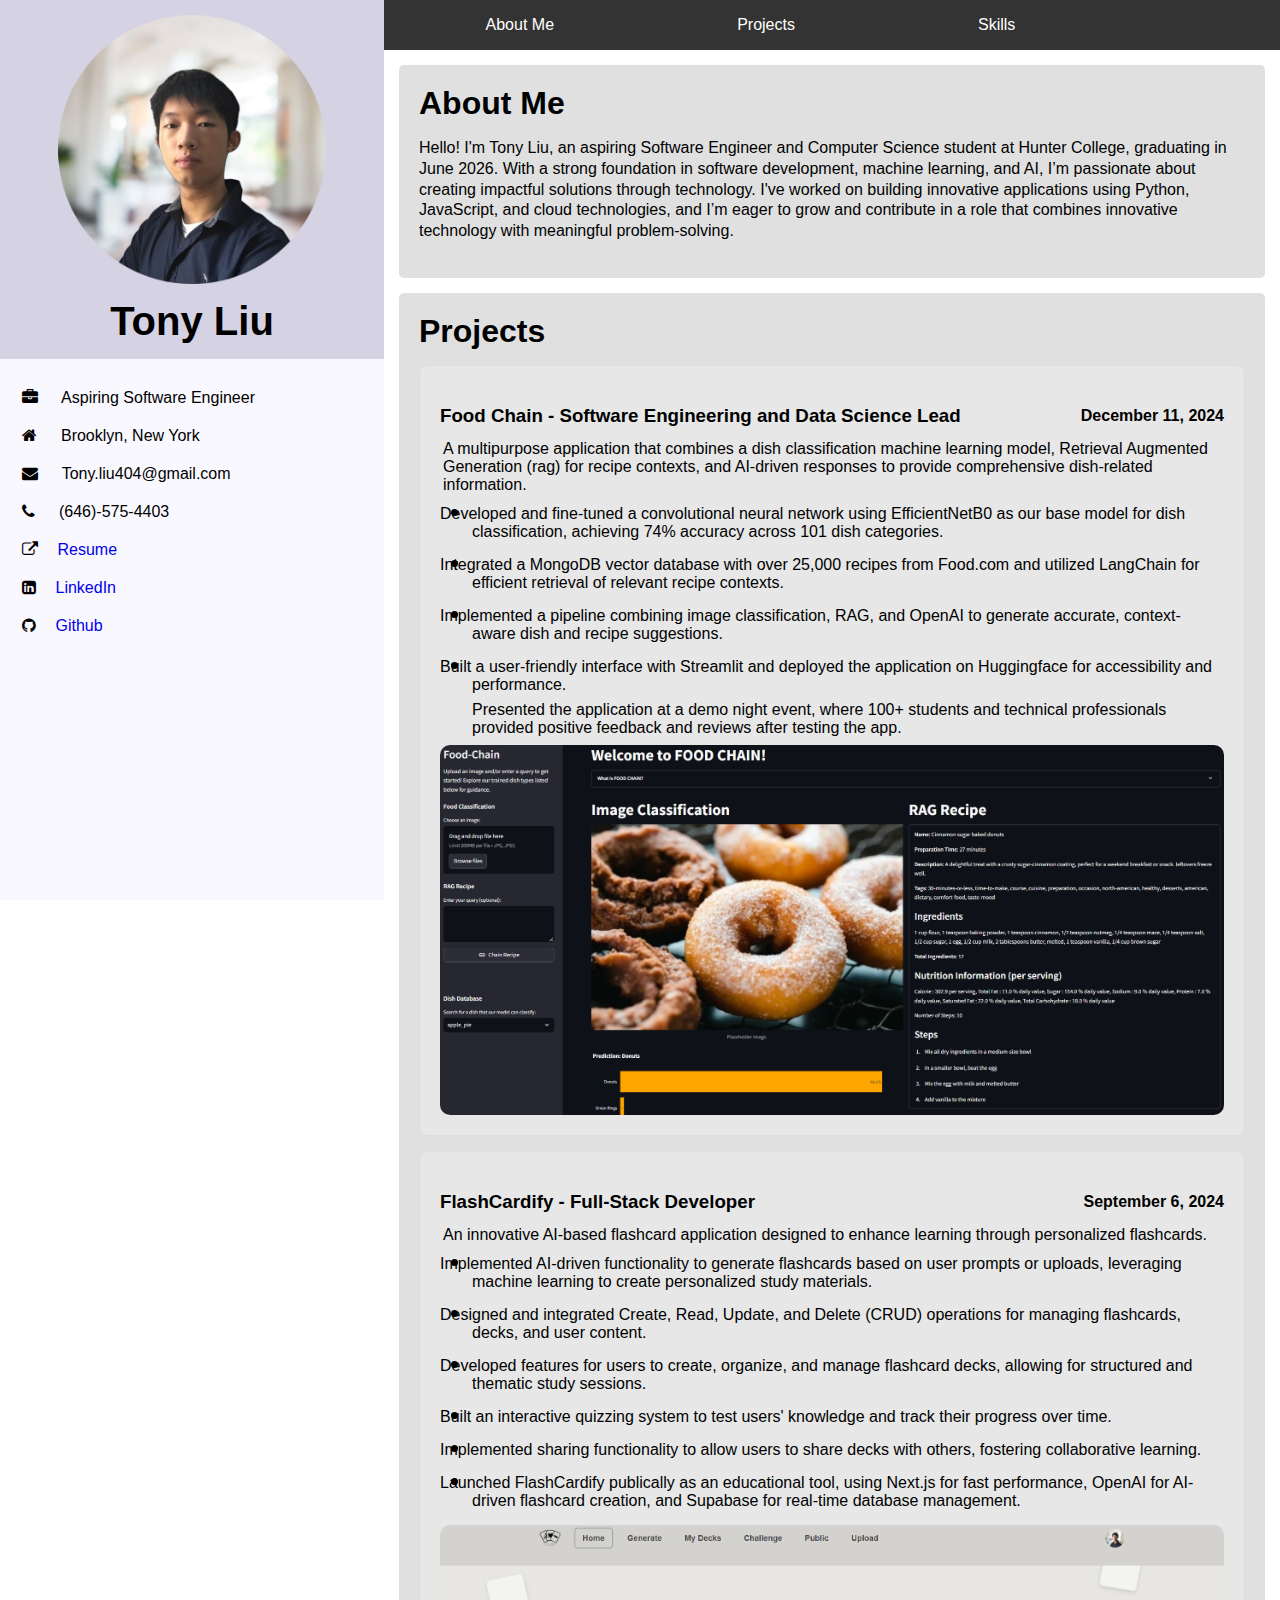
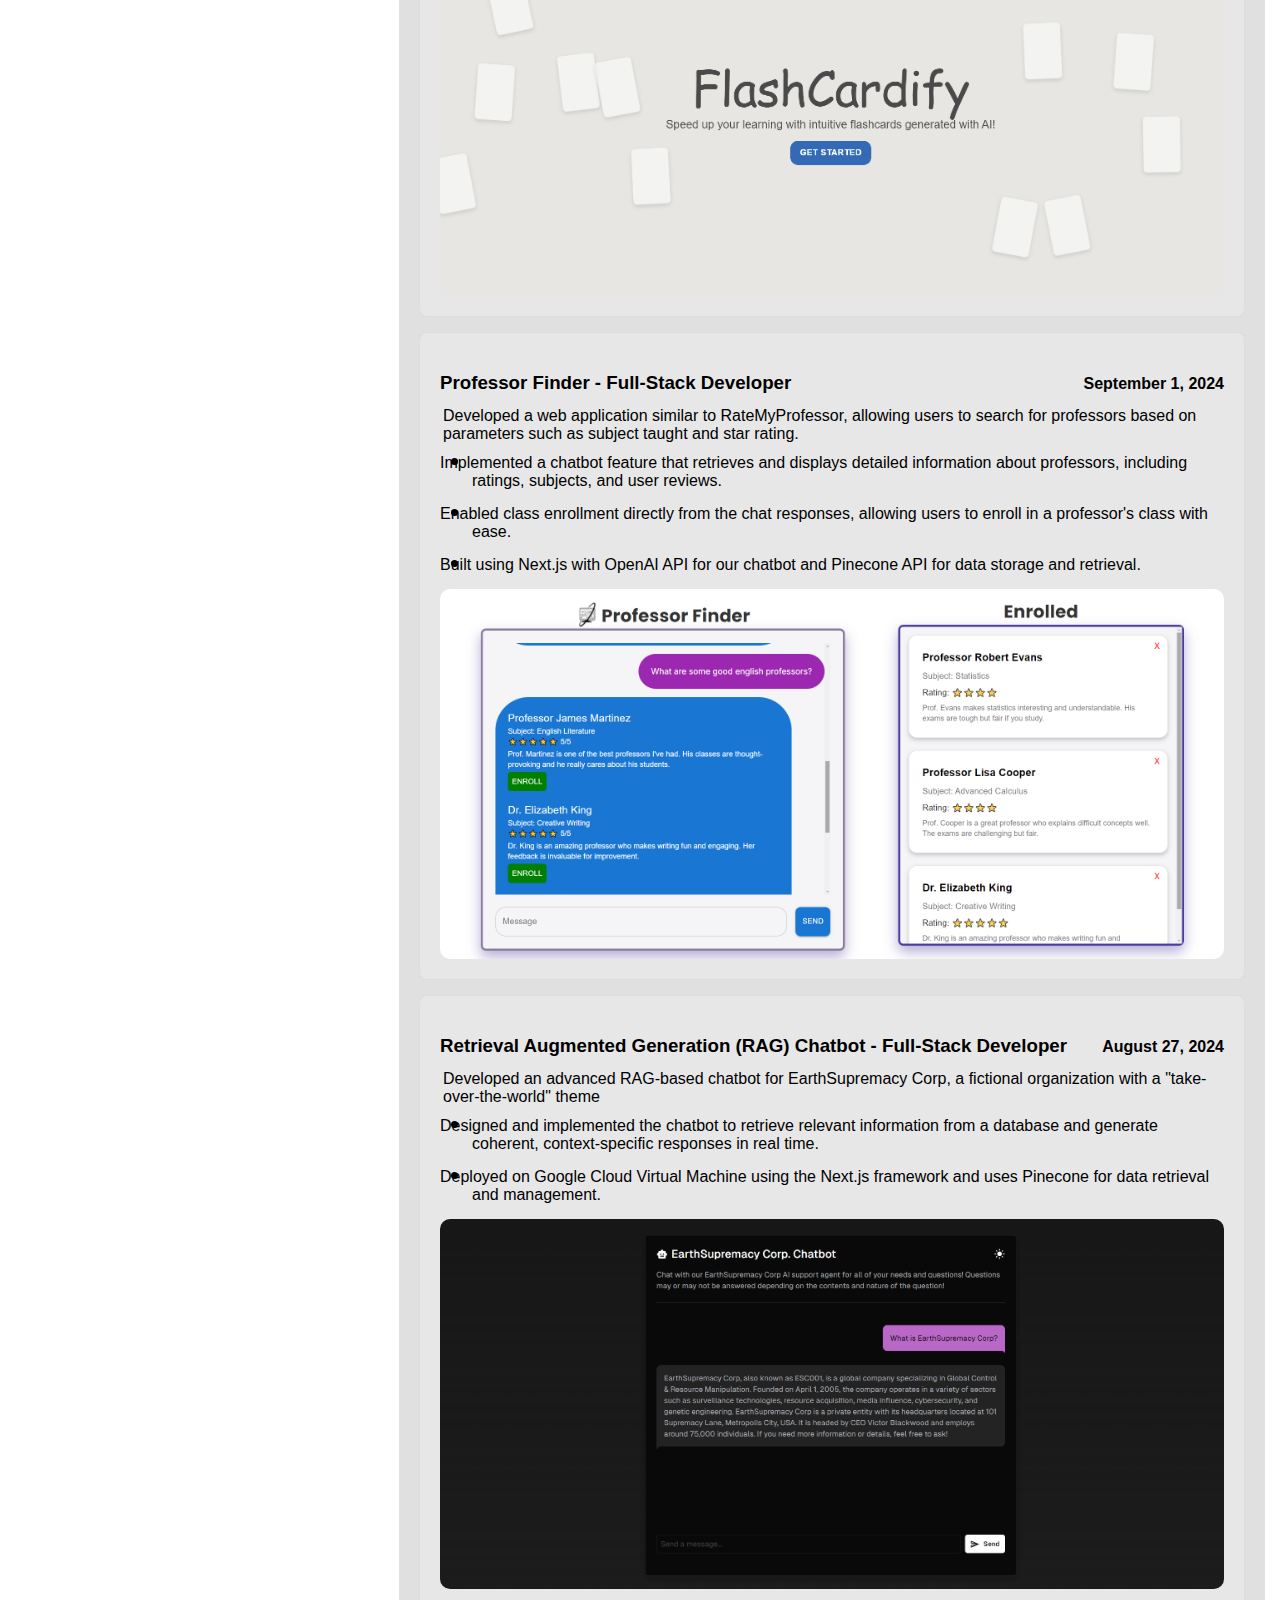
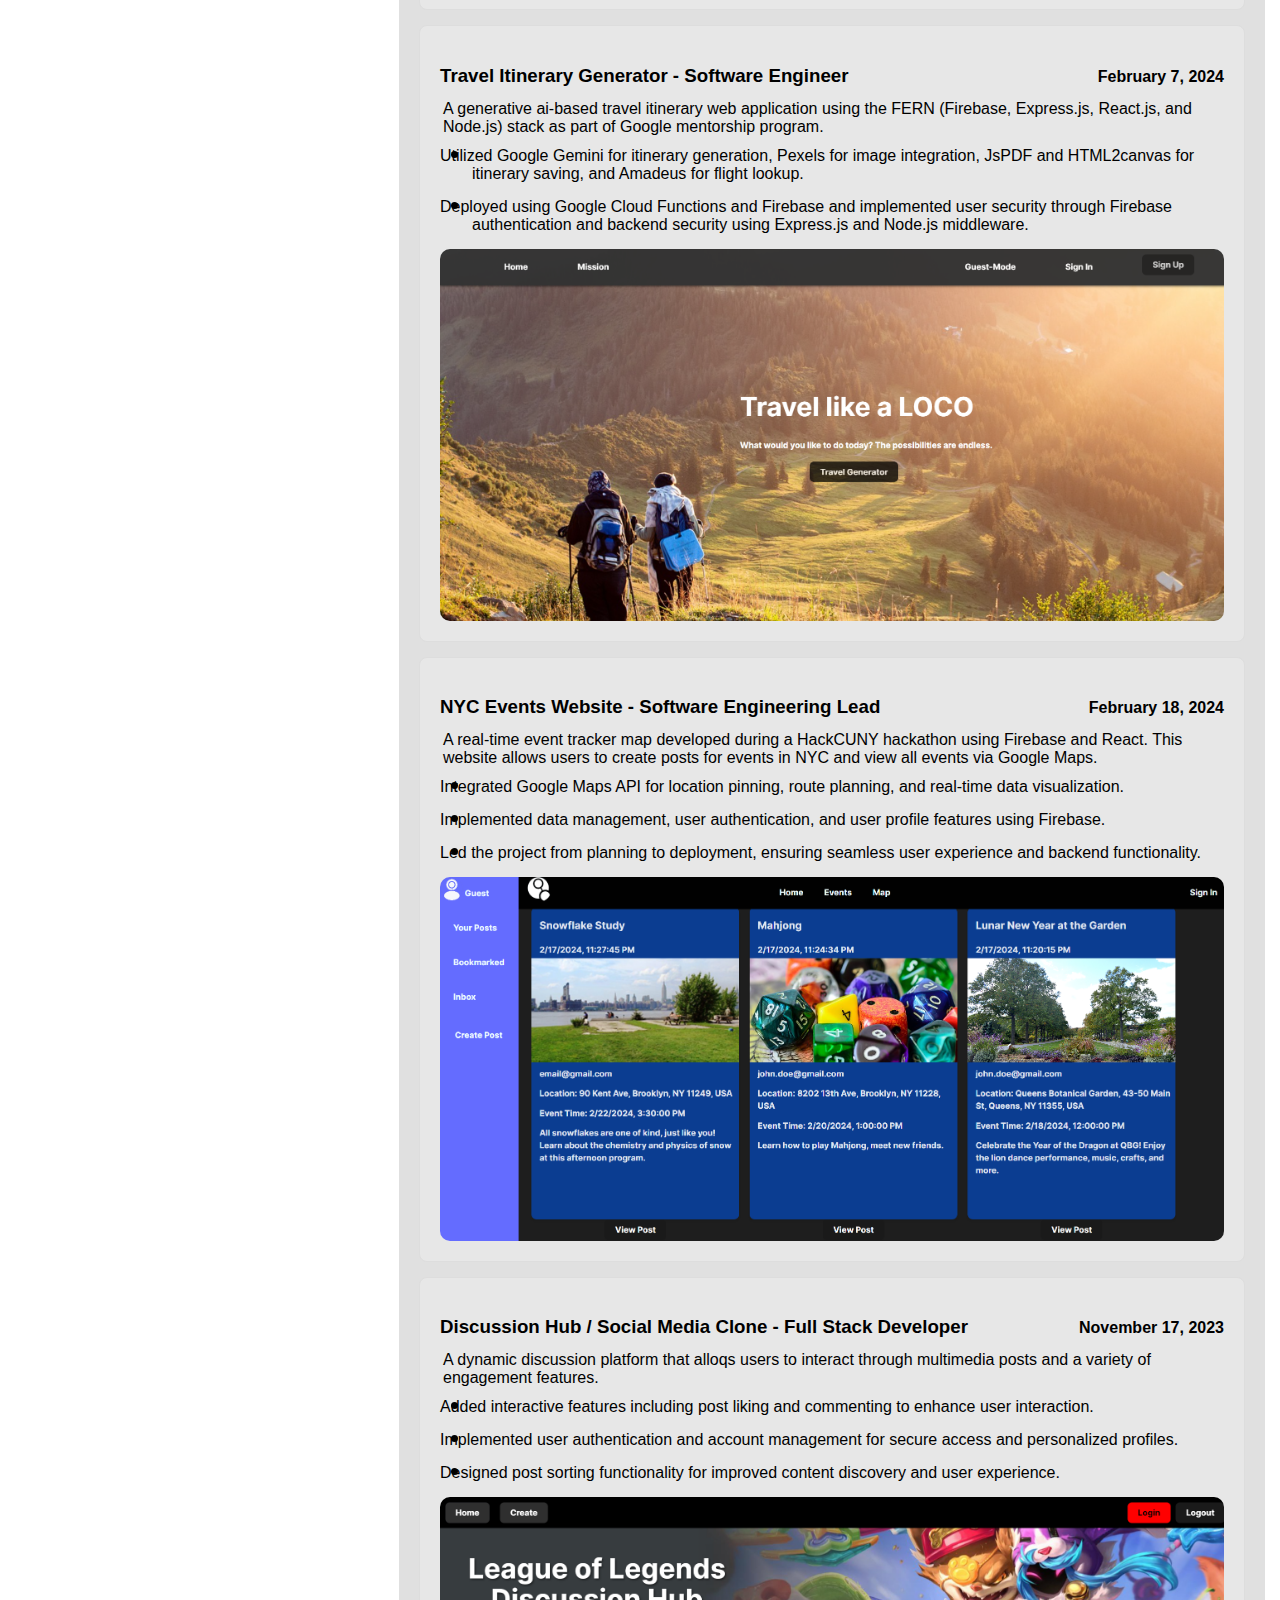
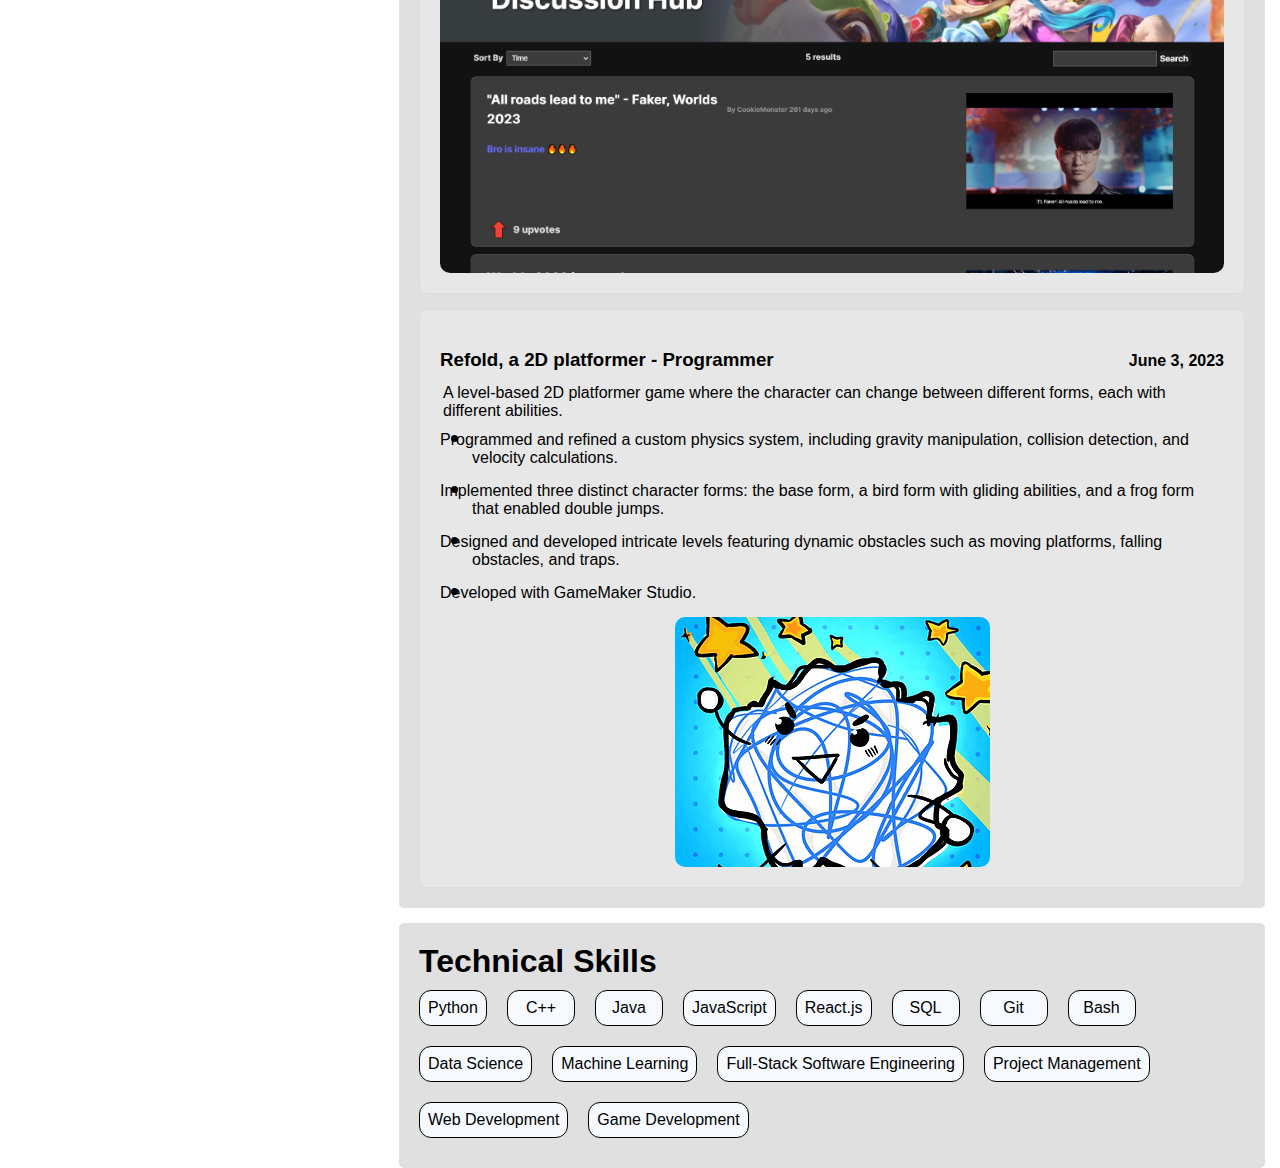
<file: index.html>
<!DOCTYPE html>
<html>
  <head>
    <title>TonyLiu2004.github.io</title>
    <link rel="stylesheet" type="text/css" href="css/index.css">
    <link rel="stylesheet" href="https://cdnjs.cloudflare.com/ajax/libs/font-awesome/4.7.0/css/font-awesome.min.css">
    <!-- https://fontawesome.com/v4/icons/ -->
  </head>
  <body>
    <div id="left-container">
      <div id="title-container">
        <div id="profile-pic-container">
          <img id="profile-pic" src="./profile-pic.png" alt="Tony Liu">
          <h1 id="title-h1">Tony Liu</h1>
        </div>
        <div id="info-container">
          <p class="info-line"><i class="fa fa-briefcase"></i> Aspiring Software Engineer</p>
          <p class="info-line"><i class="fa fa-home"></i> Brooklyn, New York</p>
          <p class="info-line"><i class="fa fa-envelope"></i> Tony.liu404@gmail.com</p>
          <p class="info-line"><i class="fa fa-phone"></i> (646)-575-4403</p>
          <p class="info-line"><i class="fa fa-external-link"></i><a href="https://docs.google.com/document/d/1Efy8k4YTjZ3_Q0kWlWjKJ6yWkEfkwm183SaSv2aN1Xk/edit?usp=sharing" target="_blank">Resume</a></p>
          <p class="info-line"><i class="fa fa-linkedin-square"></i><a href="https://www.linkedin.com/in/tonyliu404" target="_blank">LinkedIn</a></p>
          <p class="info-line"><i class="fa fa-github"></i><a href="https://github.com/TonyLiu2004" target="_blank">Github</a></p>
          
        </div>
      </div>
    </div>
    <div id="right-container">
      <nav id="navbar">
        <p class="navbar-item" onclick="scrollToSection('about-me')">About Me</p>
        <p class="navbar-item" onclick="scrollToSection('projects')">Projects</p>
        <p class="navbar-item" onclick="scrollToSection('skills')">Skills</p>
        <p></p>
      </nav>
      <div id="right-content">
        <!-- ========================= -->

        <div class="content-container">
          <h1 class="content-heading" id="about-me">About Me</h1>
          <p class="content-p">
            Hello! I'm Tony Liu, an aspiring Software Engineer and Computer Science student at Hunter College, graduating in June 2026. 
            With a strong foundation in software development, machine learning, and AI, I’m passionate about creating impactful solutions through technology. 
            I've worked on building innovative applications using Python, JavaScript, and cloud technologies, and 
            I’m eager to grow and contribute in a role that combines innovative technology with meaningful problem-solving.
          </p>
          <!-- <div class="bullet-points">
            <li class="content-p">Fun Fact: I once built and showcased a <a href="https://codefest-97b85.web.app/" target="_blank">website</a> that can help plan entire vacations, 
              including generating itineraries, suggesting activities, and even booking flights and hotels! 
              This project not only sharpened my skills in AI and web development but also sparked my passion for 
              creating practical and user-friendly software solutions.
            </li>
          </div> -->
        </div>

        <!-- ========================= -->

        <div class="content-container">
          <h1 class="content-heading" id="projects">Projects</h1>
          <!-- -->
          <!-- -->
            <a href="https://huggingface.co/spaces/tonyliu404/FoodChain" target="_blank" class="project-link">
            <div class="project-container">
              <div class="project-header">
                <h3>Food Chain - Software Engineering and Data Science Lead</h3>
                <h4>December 11, 2024</h4>
              </div>
              <p class="project-description">
                A multipurpose application that combines a dish classification machine learning model, 
                Retrieval Augmented Generation (rag) for recipe contexts, 
                and AI-driven responses to provide comprehensive dish-related information.
              </p>
              <div class="bullet-points">
                <li>Developed and fine-tuned a convolutional neural network using EfficientNetB0 as our base model for dish classification, achieving 74% accuracy across 101 dish categories.</li>
                <li>Integrated a MongoDB vector database with over 25,000 recipes from Food.com and utilized LangChain for efficient retrieval of relevant recipe contexts.</li>
                <li>Implemented a pipeline combining image classification, RAG, and OpenAI to generate accurate, context-aware dish and recipe suggestions.</li>
                <li>Built a user-friendly interface with Streamlit and deployed the application on Huggingface for accessibility and performance.</li>
                <l1>Presented the application at a demo night event, where 100+ students and technical professionals provided positive feedback and reviews after testing the app.</l1>
              </div>
              <div class="image-container">
                <img class="project-image" src="./assets/FoodChain.PNG" alt="Food Chain Image" />
              </div>
            </div>
          </a>
          <!-- -->
          <a href="https://flashcardify.net/" target="_blank" class="project-link">
            <div class="project-container">
              <div class="project-header">
                <h3>FlashCardify - Full-Stack Developer</h3>
                <h4>September 6, 2024</h4>
              </div>
              <p class="project-description">An innovative AI-based flashcard application designed to enhance learning through personalized flashcards.</p>
              <div class="bullet-points">
                <li>Implemented AI-driven functionality to generate flashcards based on user prompts or uploads, leveraging machine learning to create personalized study materials.</li>
                <li>Designed and integrated Create, Read, Update, and Delete (CRUD) operations for managing flashcards, decks, and user content.</li>
                <li>Developed features for users to create, organize, and manage flashcard decks, allowing for structured and thematic study sessions.</li>
                <li>Built an interactive quizzing system to test users' knowledge and track their progress over time.</li>
                <li>Implemented sharing functionality to allow users to share decks with others, fostering collaborative learning.</li>
                <li>Launched FlashCardify publically as an educational tool, using Next.js for fast performance, OpenAI for AI-driven flashcard creation, and Supabase for real-time database management.</li>
              </div>
              <div class="image-container">
                <img class="project-image" src="./assets/flashcardify-pic.PNG" alt="FlashCardify Image" />
              </div>
            </div>
          </a>
          <!-- -->
          <a href="http://35.209.100.197/" target="_blank" class="project-link">
            <div class="project-container">
              <div class="project-header">
                <h3>Professor Finder - Full-Stack Developer</h3>
                <h4>September 1, 2024</h4>
              </div>
              <p class="project-description">Developed a web application similar to RateMyProfessor, allowing users to search for professors based on parameters such as subject taught and star rating.</p>
              <div class="bullet-points">
                <li>Implemented a chatbot feature that retrieves and displays detailed information about professors, including ratings, subjects, and user reviews.</li>
                <li>Enabled class enrollment directly from the chat responses, allowing users to enroll in a professor's class with ease.</li>
                <li>Built using Next.js with OpenAI API for our chatbot and Pinecone API for data storage and retrieval.</li>
              </div>
              <div class="image-container">
                <img class="project-image" src="./assets/professor-finder-pic.PNG" alt="RAG Chatbot Image" />
              </div>
            </div>
          </a>
          <!-- -->
          <a href="35.208.90.61" target="_blank" class="project-link">
            <div class="project-container">
              <div class="project-header">
                <h3>Retrieval Augmented Generation (RAG) Chatbot - Full-Stack Developer</h3>
                <h4>August 27, 2024</h4>
              </div>
              <p class="project-description">Developed an advanced RAG-based chatbot for EarthSupremacy Corp, a fictional organization with a "take-over-the-world" theme</p>
              <div class="bullet-points">
                <li>Designed and implemented the chatbot to retrieve relevant information from a database and generate coherent, context-specific responses in real time.</li>
                <li>Deployed on Google Cloud Virtual Machine using the Next.js framework and uses Pinecone for data retrieval and management.</li>
              </div>
              <div class="image-container">
                <img class="project-image" src="./assets/RAG-Chatbot-pic.PNG" alt="RAG Chatbot Image" />
              </div>
            </div>
          </a>
          <!-- -->
          <a href="https://codefest-97b85.web.app/" target="_blank" class="project-link">
            <div class="project-container">
              <div class="project-header">
                <h3>Travel Itinerary Generator - Software Engineer</h3>
                <h4>February 7, 2024</h4>
              </div>
              <p class="project-description">A generative ai-based travel itinerary web application using the FERN (Firebase, Express.js, React.js, and Node.js) stack as part of Google mentorship program.</p>
              <div class="bullet-points">
                <li>Utilized Google Gemini for itinerary generation, Pexels for image integration, JsPDF and HTML2canvas for itinerary saving, and Amadeus for flight lookup.</li>
                <li>Deployed using Google Cloud Functions and Firebase and implemented user security through Firebase authentication and backend security using Express.js and Node.js middleware.</li>
              </div>
              <div class="image-container">
                <img class="project-image" src="./assets/travel-itinerary-pic.PNG" alt="Travel Itinerary Generator" />
              </div>
            </div>
          </a>
          <!-- -->
          <a href="https://nyc-events.onrender.com/" target="_blank" class="project-link">
            <div class="project-container">
              <div class="project-header">
                <h3>NYC Events Website - Software Engineering Lead</h3>
                <h4>February 18, 2024 </h4>
              </div>
              <p class="project-description">A real-time event tracker map developed during a HackCUNY hackathon using Firebase and React. This website allows users to create posts for events in NYC and view all events via Google Maps. </p>
              <div class="bullet-points">
                <li>Integrated Google Maps API for location pinning, route planning, and real-time data visualization.</li>
                <li>Implemented data management, user authentication, and user profile features using Firebase.</li>
                <li>Led the project from planning to deployment, ensuring seamless user experience and backend functionality.</li>
              </div>
              <div class="image-container">
                <img class="project-image" src="./assets/NYC-Events-pic.PNG" alt="NYC Events Website" />
              </div>
            </div>
          </a>
          <!-- -->
          <a href="https://league-hub.onrender.com/" target="_blank" class="project-link">
            <div class="project-container">
              <div class="project-header">
                <h3>Discussion Hub / Social Media Clone - Full Stack Developer</h3>
                <h4>November 17, 2023</h4>
              </div>
              <p class="project-description">A dynamic discussion platform that alloqs users to interact through multimedia posts and a variety of engagement features. </p>
              <div class="bullet-points">
                <li>Added interactive features including post liking and commenting to enhance user interaction.</li>
                <li>Implemented user authentication and account management for secure access and personalized profiles.</li>
                <li>Designed post sorting functionality for improved content discovery and user experience.</li>
              </div>
              <div class="image-container">
                <img class="project-image" src="./assets/Discussion-Hub-pic.PNG" alt="Discussion Hub" />
              </div>
            </div>
          </a>
          <!-- -->
          <a href="https://studiosleepwalk.itch.io/refold" target="_blank" class="project-link">
            <div class="project-container">
              <div class="project-header">
                <h3>Refold, a 2D platformer - Programmer</h3>
                <h4>June 3, 2023</h4>
              </div>
              <p class="project-description">A level-based 2D platformer game where the character can change between different forms, each with different abilities.  </p>
              <div class="bullet-points">
                <li>Programmed and refined a custom physics system, including gravity manipulation, collision detection, and velocity calculations.</li>
                <li>Implemented three distinct character forms: the base form, a bird form with gliding abilities, and a frog form that enabled double jumps.</li>
                <li>Designed and developed intricate levels featuring dynamic obstacles such as moving platforms, falling obstacles, and traps.</li>
                <li>Developed with GameMaker Studio.</li>
              </div>
              <div class="image-container">
                <img class="project-image" src="./assets/refold-pic.png" alt="Refold Image" />
              </div>
            </div>
          </a>
        <!-- ========================= -->          
        </div>
          <div class="content-container">
            <h1 class="content-heading" id="skills">Technical Skills</h1>
            <div class = "skills-container">
              <div class="skill">Python</div>
              <div class="skill">C++</div>
              <div class="skill">Java</div>
              <div class="skill">JavaScript</div>
              <div class="skill">React.js</div>
              <div class="skill">SQL</div>
              <div class="skill">Git</div>
              <div class="skill">Bash</div>
              <div class="skill">Data Science</div>
              <div class="skill">Machine Learning</div>
              <div class="skill">Full-Stack Software Engineering</div>
              <div class="skill">Project Management</div>
              <div class="skill">Web Development</div>
              <div class="skill">Game Development</div>
            </div>  
          </div>
      </div>
    </div>
    <br/><br/>
    <script>
      function scrollToSection(t) {
          const target = document.getElementById(t);
          const offset = 70;

          window.scrollTo({
              top: target.offsetTop - offset,
              behavior: 'smooth'
          });
      }

    </script>
</body>
</html>
</file>
<file: css/index.css>
body{
    margin: 0;
    padding: 0;
    display: flex;
    height: 100vh;
    font-family: "Roboto", sans-serif;
}

li::marker{
    font-size: 1.5em;
}

#title-h1{
    text-align: center;
    font-size: 40px;
    margin:15px;
}

#left-container{
    width: 30%;
    background-color: #faf8ff;
    position: fixed;
    height:100%;
    /* overflow: auto; */
}

#right-container{
    width: 70%;
    margin-left:30%;
}

#navbar{
    position: fixed;
    top: 0;
    background-color: #333;
    color: #fff;
    width: 70%;
    display:flex;
    justify-content: space-around;
    padding-left:10px;
    padding-right:10px;
    z-index: 10;
}

#right-content{
    padding-top:30px;
    margin-top:20px;
}

#profile-pic-container{
    width:100%;
    height: auto;
    display: flex;
    flex-direction: column;
    justify-content: center;
    align-items: center;
    background-color: #d5d2e4;
}

#profile-pic{
    padding-top:15px;
    width:70%;
    height:70%;
}

#info-container{
    justify-content: center;
    display:flex;
    flex-direction: column;
    padding-left:3%;
    padding-top:20px;
    padding-bottom:20px;
}

.info-line{
    margin:0px;
    padding:10px;
    font-size:18x;
}

.info-line i {
    margin-right: 20px;
}

.info-line a {
    text-decoration: none;
}

.info-line a:hover {
    text-decoration: underline;
}

.content-container{
    background-color: rgb(224, 224, 224);
    border-radius:5px;
    margin:15px;
    padding:20px;
}

.content-heading{
    margin:0px;
}

.content-p{
    line-height: 1.3;
}

.project-container{
    background-color:rgb(231, 231, 231);
    border-radius:5px;
    padding-left:15px;
    padding-right:15px;
    padding-bottom:10px;
    margin-top:15px;
}

.project-header{
    display:flex;
    justify-content: space-between;
    padding:0px;
    margin-bottom:-10px;
}

.project-description{
    margin:3px;
}

.project-image{
    margin-top:10px;
    max-width: 100%;
    max-height: 450px;
    border-radius:10px;
    margin-top:8px;
}

.image-container {
    display: flex;
    justify-content: center;  
    align-items: center;     
  }

.bullet-points {
    padding-left: 32px;
}

.bullet-points li {
    text-indent: -32px;
    margin-bottom:7px;
} 

.skills-container{
    display:flex;
    flex-direction: row;
    flex-wrap: wrap;
}

.skill{
    padding:8px;
    border:1px solid black;
    background-color: rgb(246, 250, 255);
    border-radius: 12px;
    margin: 10px 20px 10px 0px;
    min-width: 50px;
    text-align: center;
}

.navbar-item{
    cursor:pointer;
}

.project-link{
    text-decoration: none;
    color:black;
}

.project-container {
    transition: transform 0.3s, box-shadow 0.3s;
    border: 1px solid #ddd;
    padding: 20px;
    border-radius: 8px;
  }

  .project-container:hover {
    transform: translateY(-5px);
    box-shadow: 0 4px 20px rgba(0, 0, 0, 0.1);
  }
</file>
